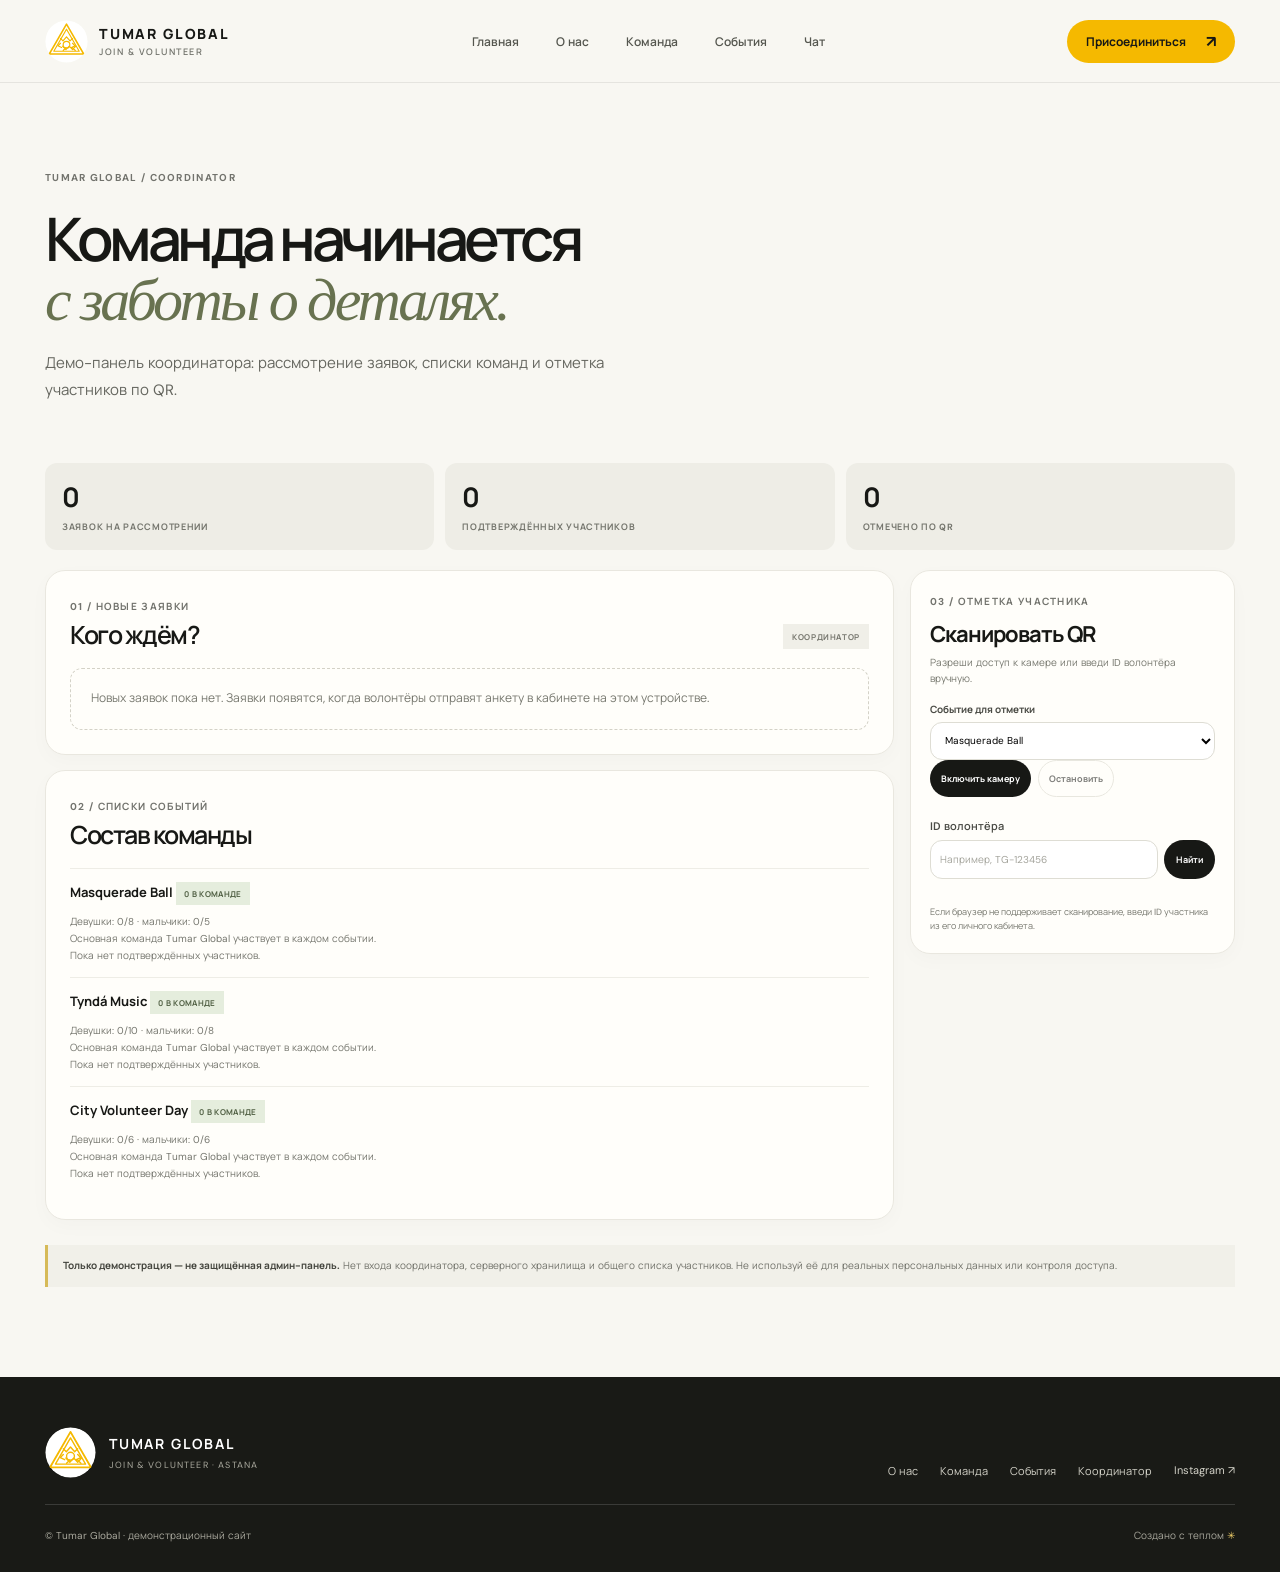
<file: admin.html>
<!doctype html>
<html lang="ru">
<head>
  <meta charset="utf-8"><meta name="viewport" content="width=device-width, initial-scale=1"><meta name="theme-color" content="#f5b900">
  <title>Панель координатора — Tumar Global</title>
  <link rel="preconnect" href="https://fonts.googleapis.com"><link rel="preconnect" href="https://fonts.gstatic.com" crossorigin>
  <link href="https://fonts.googleapis.com/css2?family=DM+Sans:wght@400;500;600;700&family=Manrope:wght@400;500;600;700;800&display=swap" rel="stylesheet"><link rel="stylesheet" href="css/style.css">
</head>
<body>
  <div data-site-header></div>
  <main class="wrap inner-page admin-page">
    <section class="page-hero admin-intro"><span class="eyebrow">TUMAR GLOBAL / COORDINATOR</span><h1>Команда начинается<br><span>с заботы о деталях.</span></h1><p>Демо-панель координатора: рассмотрение заявок, списки команд и отметка участников по QR.</p></section>
    <section class="admin-stats" id="adminStats"></section>
    <section class="admin-grid">
      <div class="admin-main">
        <section class="surface admin-panel"><div class="section-heading compact"><div><span class="eyebrow">01 / НОВЫЕ ЗАЯВКИ</span><h2>Кого ждём?</h2></div><span class="profile-state">КООРДИНАТОР</span></div><div id="applicationsList"></div></section>
        <section class="surface admin-panel"><div class="section-heading compact"><div><span class="eyebrow">02 / СПИСКИ СОБЫТИЙ</span><h2>Состав команды</h2></div></div><div id="rosterList"></div></section>
      </div>
      <aside class="surface scanner-panel"><span class="eyebrow">03 / ОТМЕТКА УЧАСТНИКА</span><h2>Сканировать QR</h2><p>Разреши доступ к камере или введи ID волонтёра вручную.</p><label class="scan-event-label" for="scanEvent">Событие для отметки</label><select id="scanEvent" class="scan-event"></select><video id="scannerVideo" playsinline></video><div class="scanner-actions"><button class="button button-dark" id="startScan" type="button">Включить камеру</button><button class="button button-outline" id="stopScan" type="button" disabled>Остановить</button></div><form class="scan-form" id="scanForm"><label for="scanInput">ID волонтёра</label><div><input id="scanInput" name="id" placeholder="Например, TG-123456" autocomplete="off" required><button class="button button-dark" type="submit">Найти</button></div></form><div id="scanResult" class="scan-result" role="status"></div><p class="scan-hint">Если браузер не поддерживает сканирование, введи ID участника из его личного кабинета.</p></aside>
    </section>
    <p class="prototype-note"><b>Только демонстрация — не защищённая админ-панель.</b> Нет входа координатора, серверного хранилища и общего списка участников. Не используй её для реальных персональных данных или контроля доступа.</p>
  </main>
  <div data-site-footer></div><script src="js/admin.js"></script><script src="js/app.js"></script>
</body>
</html>
</file>
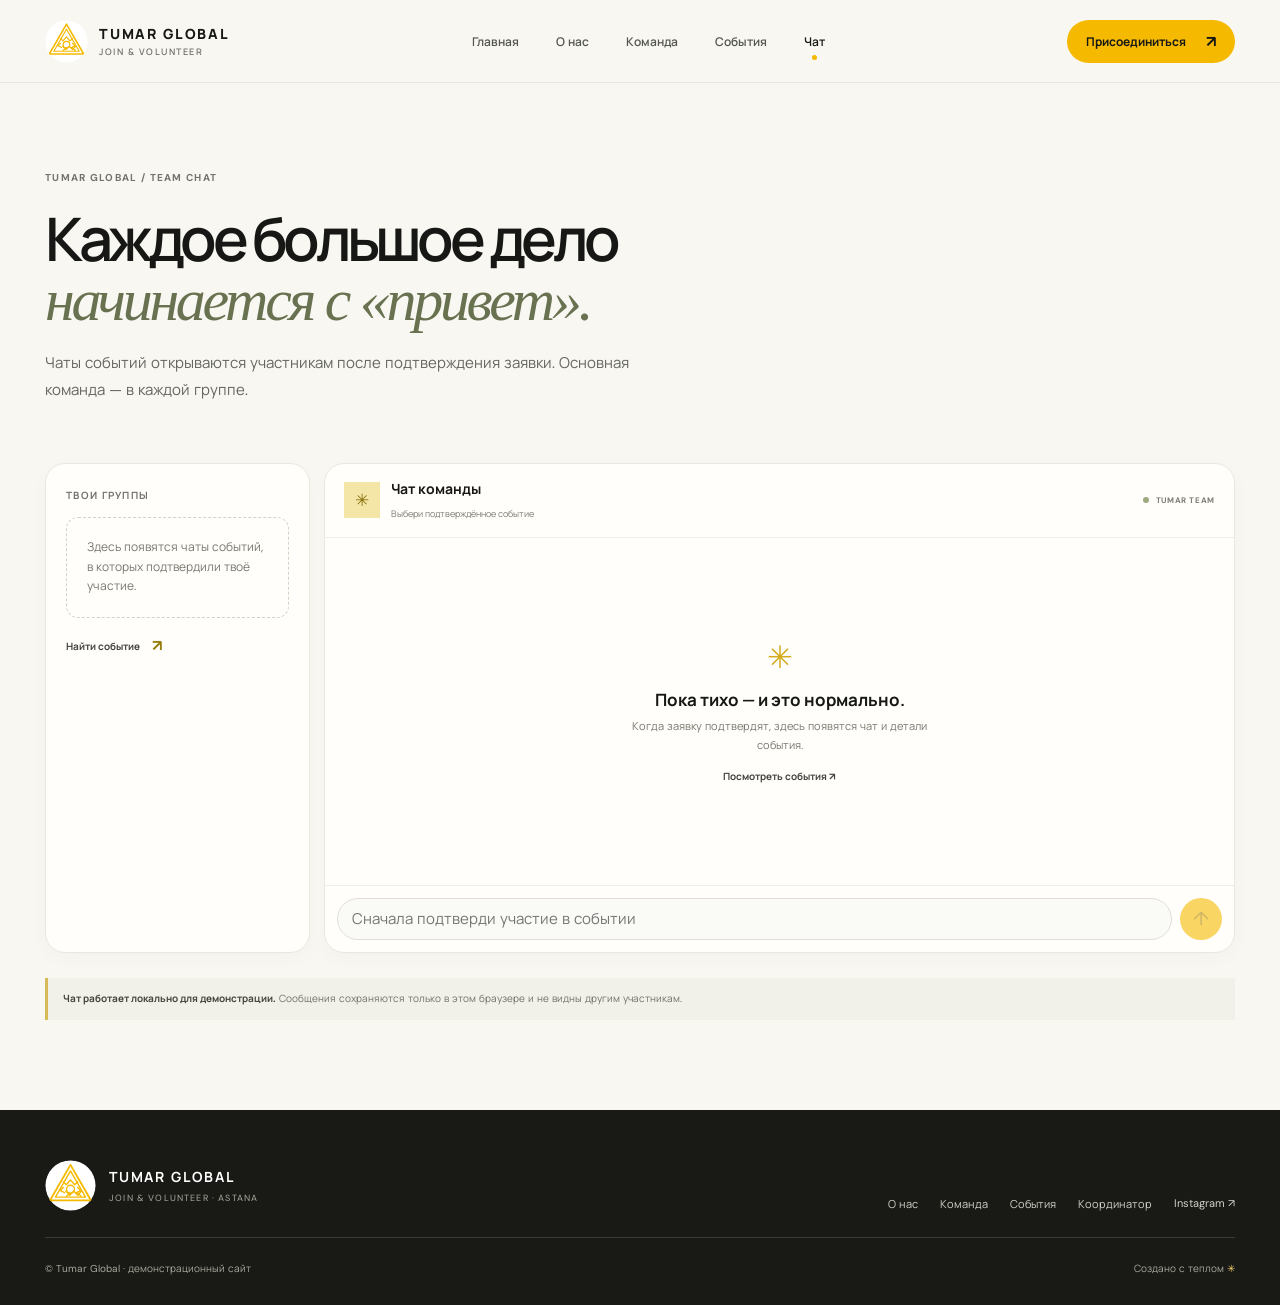
<file: chat.html>
<!doctype html>
<html lang="ru">
<head>
  <meta charset="utf-8"><meta name="viewport" content="width=device-width, initial-scale=1"><meta name="theme-color" content="#f5b900">
  <title>Чат команды — Tumar Global</title>
  <link rel="preconnect" href="https://fonts.googleapis.com"><link rel="preconnect" href="https://fonts.gstatic.com" crossorigin>
  <link href="https://fonts.googleapis.com/css2?family=DM+Sans:wght@400;500;600;700&family=Manrope:wght@400;500;600;700;800&display=swap" rel="stylesheet"><link rel="stylesheet" href="css/style.css">
</head>
<body>
  <div data-site-header></div>
  <main class="wrap inner-page chat-page">
    <section class="page-hero chat-intro"><span class="eyebrow">TUMAR GLOBAL / TEAM CHAT</span><h1>Каждое большое дело<br><span>начинается с «привет».</span></h1><p>Чаты событий открываются участникам после подтверждения заявки. Основная команда — в каждой группе.</p></section>
    <section class="chat-layout">
      <aside class="chat-rooms surface"><span class="eyebrow">ТВОИ ГРУППЫ</span><div id="chatRooms"></div><a class="text-link chat-apply-link" href="dashboard.html">Найти событие <span>↗</span></a></aside>
      <section class="chat-window surface" aria-label="Чат события"><div class="chat-head" id="chatHead"><div class="chat-avatar">✳</div><div><h2>Чат команды</h2><span>Выбери подтверждённое событие</span></div><span class="online-label"><i></i> TUMAR TEAM</span></div><div class="chat-messages" id="chatMessages"><div class="chat-empty"><span>✳</span><h3>Пока тихо — и это нормально.</h3><p>Когда заявку подтвердят, здесь появятся чат и детали события.</p><a class="text-link" href="dashboard.html">Посмотреть события ↗</a></div></div><form class="chat-compose" id="chatForm"><input name="message" maxlength="400" placeholder="Сначала подтверди участие в событии" disabled aria-label="Сообщение"><button type="submit" disabled aria-label="Отправить сообщение">↑</button></form></section>
    </section>
    <p class="prototype-note"><b>Чат работает локально для демонстрации.</b> Сообщения сохраняются только в этом браузере и не видны другим участникам.</p>
  </main>
  <div data-site-footer></div><script src="js/app.js"></script>
</body>
</html>
</file>
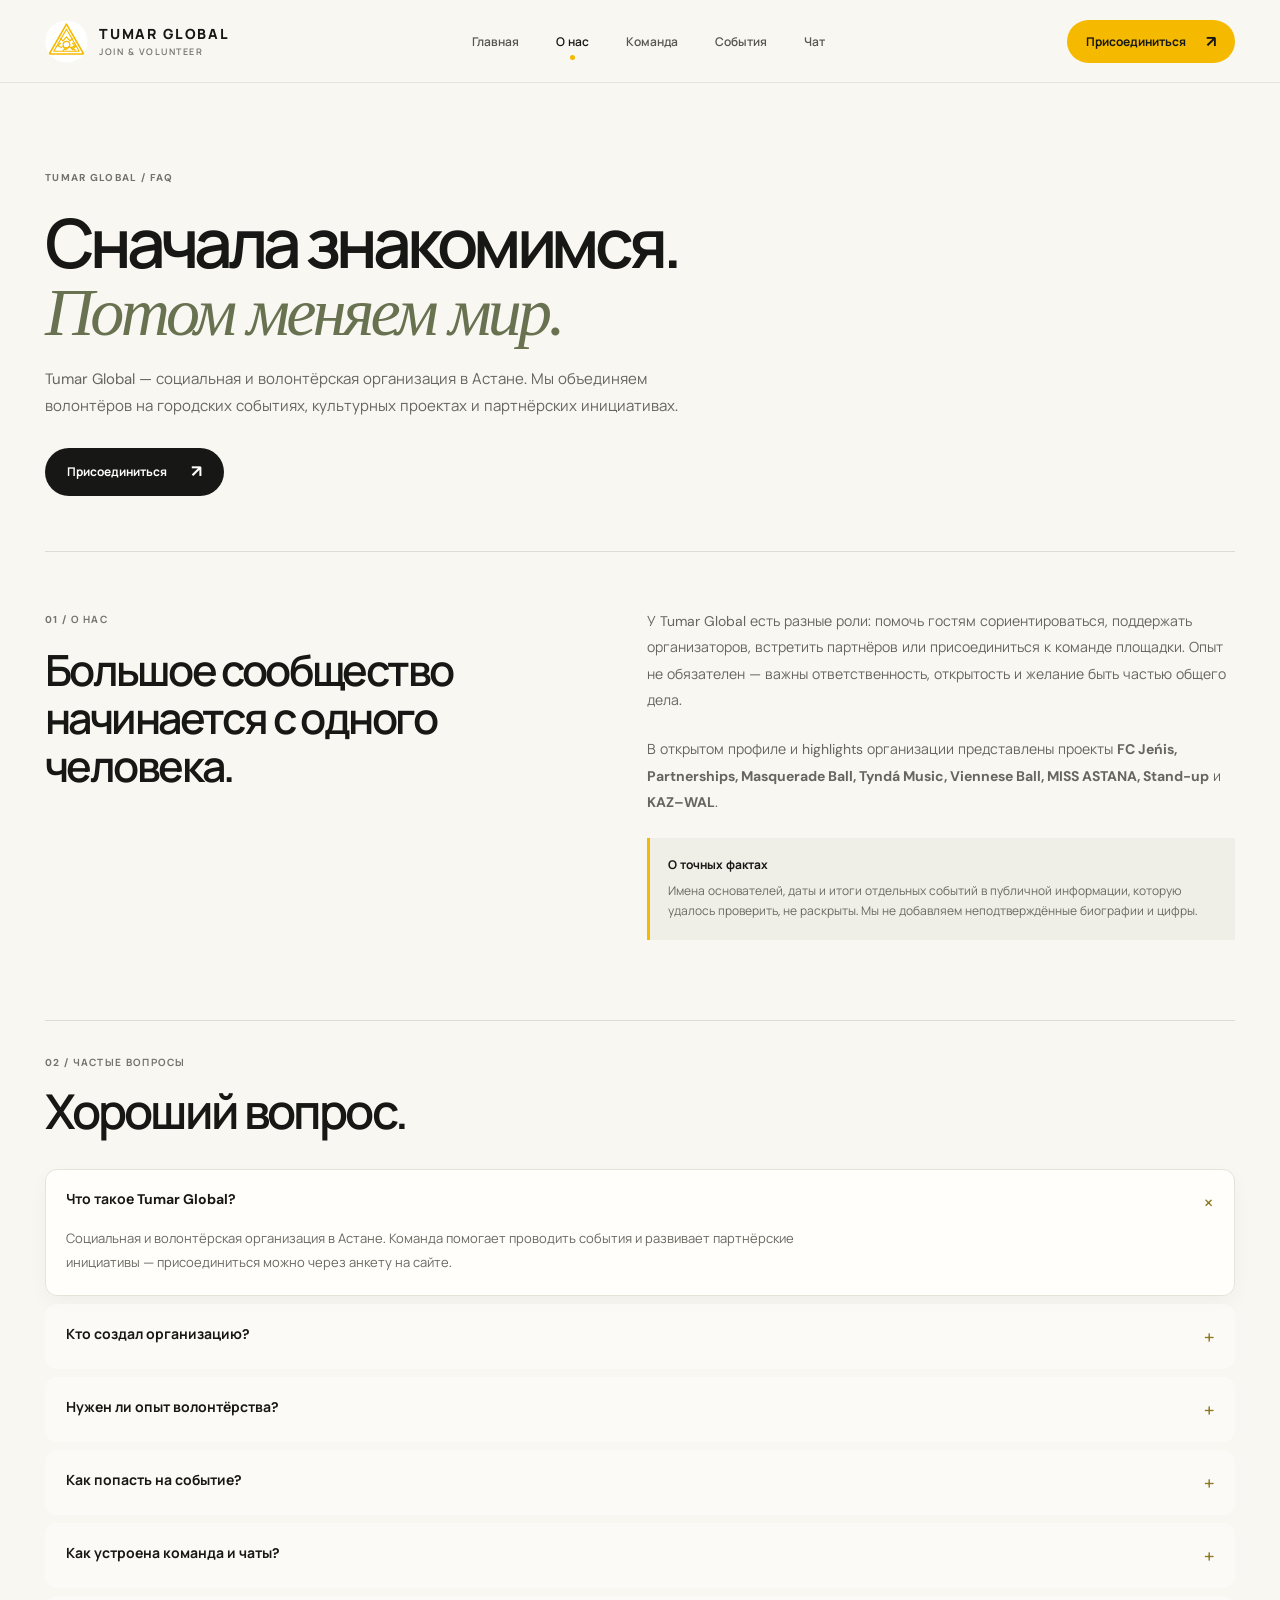
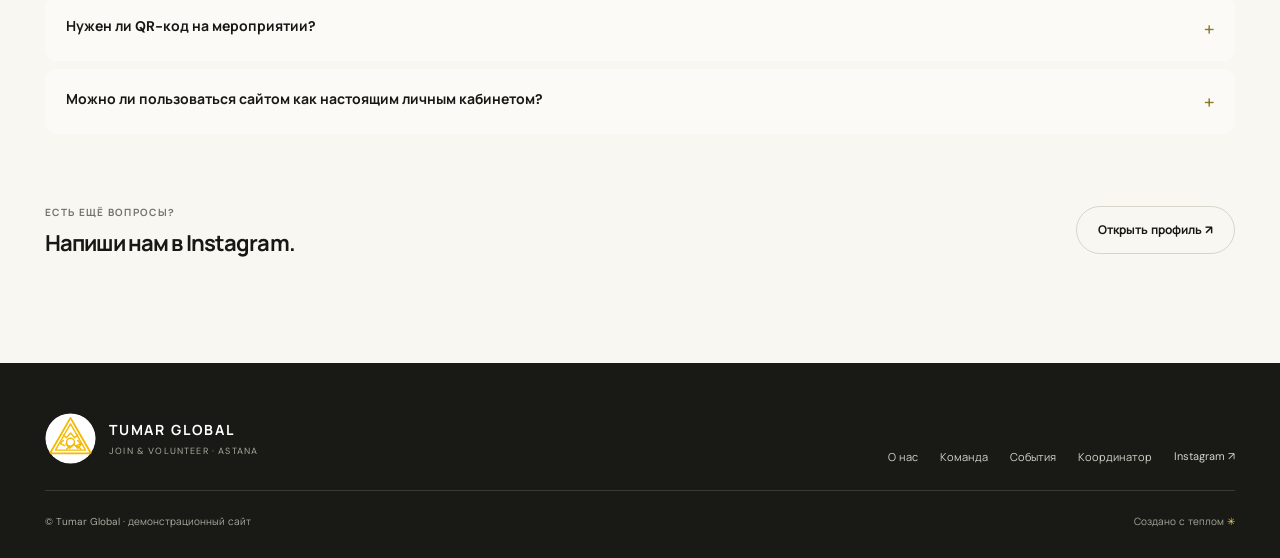
<file: FAQ.html>
<!doctype html>
<html lang="ru">
<head>
  <meta charset="utf-8"><meta name="viewport" content="width=device-width, initial-scale=1"><meta name="theme-color" content="#f5b900">
  <title>О Tumar Global — вопросы и ответы</title>
  <link rel="preconnect" href="https://fonts.googleapis.com"><link rel="preconnect" href="https://fonts.gstatic.com" crossorigin>
  <link href="https://fonts.googleapis.com/css2?family=DM+Sans:wght@400;500;600;700&family=Manrope:wght@400;500;600;700;800&display=swap" rel="stylesheet"><link rel="stylesheet" href="css/style.css">
</head>
<body>
  <div data-site-header></div>
  <main class="wrap inner-page">
    <section class="page-hero"><span class="eyebrow">TUMAR GLOBAL / FAQ</span><h1>Сначала знакомимся.<br><span>Потом меняем мир.</span></h1><p>Tumar Global — социальная и волонтёрская организация в Астане. Мы объединяем волонтёров на городских событиях, культурных проектах и партнёрских инициативах.</p><a class="button button-dark" href="dashboard.html">Присоединиться <span>↗</span></a></section>
    <section class="about-grid"><div class="about-lead"><span class="eyebrow">01 / О НАС</span><h2>Большое сообщество начинается с одного человека.</h2></div><div class="about-body"><p>У Tumar Global есть разные роли: помочь гостям сориентироваться, поддержать организаторов, встретить партнёров или присоединиться к команде площадки. Опыт не обязателен — важны ответственность, открытость и желание быть частью общего дела.</p><p>В открытом профиле и highlights организации представлены проекты <b>FC Jeńis, Partnerships, Masquerade Ball, Tyndá Music, Viennese Ball, MISS ASTANA, Stand-up</b> и <b>KAZ–WAL</b>.</p><div class="notice"><b>О точных фактах</b><span>Имена основателей, даты и итоги отдельных событий в публичной информации, которую удалось проверить, не раскрыты. Мы не добавляем неподтверждённые биографии и цифры.</span></div></div></section>
    <section class="faq-section"><div class="section-heading"><div><span class="eyebrow">02 / ЧАСТЫЕ ВОПРОСЫ</span><h2>Хороший вопрос.</h2></div></div>
      <details class="faq-item" open><summary>Что такое Tumar Global?<span>+</span></summary><p>Социальная и волонтёрская организация в Астане. Команда помогает проводить события и развивает партнёрские инициативы — присоединиться можно через анкету на сайте.</p></details>
      <details class="faq-item"><summary>Кто создал организацию?<span>+</span></summary><p>Надёжных публичных данных об основателях в доступном профиле нет. Мы не хотим приписывать конкретным людям неподтверждённые заслуги — лучше уточнить имена напрямую у команды Tumar Global.</p></details>
      <details class="faq-item"><summary>Нужен ли опыт волонтёрства?<span>+</span></summary><p>Нет. Укажи в анкете, был ли у тебя опыт, а команда предложит подходящие роли и события.</p></details>
      <details class="faq-item"><summary>Как попасть на событие?<span>+</span></summary><p>Создай профиль, выбери событие и отправь заявку. После подтверждения событие появится в разделе «Мои события», а тебе откроется чат команды.</p></details>
      <details class="faq-item"><summary>Как устроена команда и чаты?<span>+</span></summary><p>После подтверждения заявки участник добавляется в чат выбранного события. Основная команда организации остаётся в чатах всех событий.</p></details>
      <details class="faq-item"><summary>Нужен ли QR-код на мероприятии?<span>+</span></summary><p>Личный QR-код находится в профиле. Администратор может отсканировать его для отметки участника. Для демонстрационного прототипа также доступен ручной ввод ID.</p></details>
      <details class="faq-item"><summary>Можно ли пользоваться сайтом как настоящим личным кабинетом?<span>+</span></summary><p>Сейчас это демонстрационный прототип: профиль и заявки сохраняются в браузере на этом устройстве. Серверной регистрации, реальных администраторских аккаунтов и отправки данных команде пока нет.</p></details>
      <div class="faq-bottom"><div><span class="eyebrow">ЕСТЬ ЕЩЁ ВОПРОСЫ?</span><h3>Напиши нам в Instagram.</h3></div><a class="button button-outline" href="https://www.instagram.com/tumar.global/" target="_blank" rel="noreferrer">Открыть профиль ↗</a></div>
    </section>
  </main>
  <div data-site-footer></div><script src="js/app.js"></script>
</body>
</html>
</file>
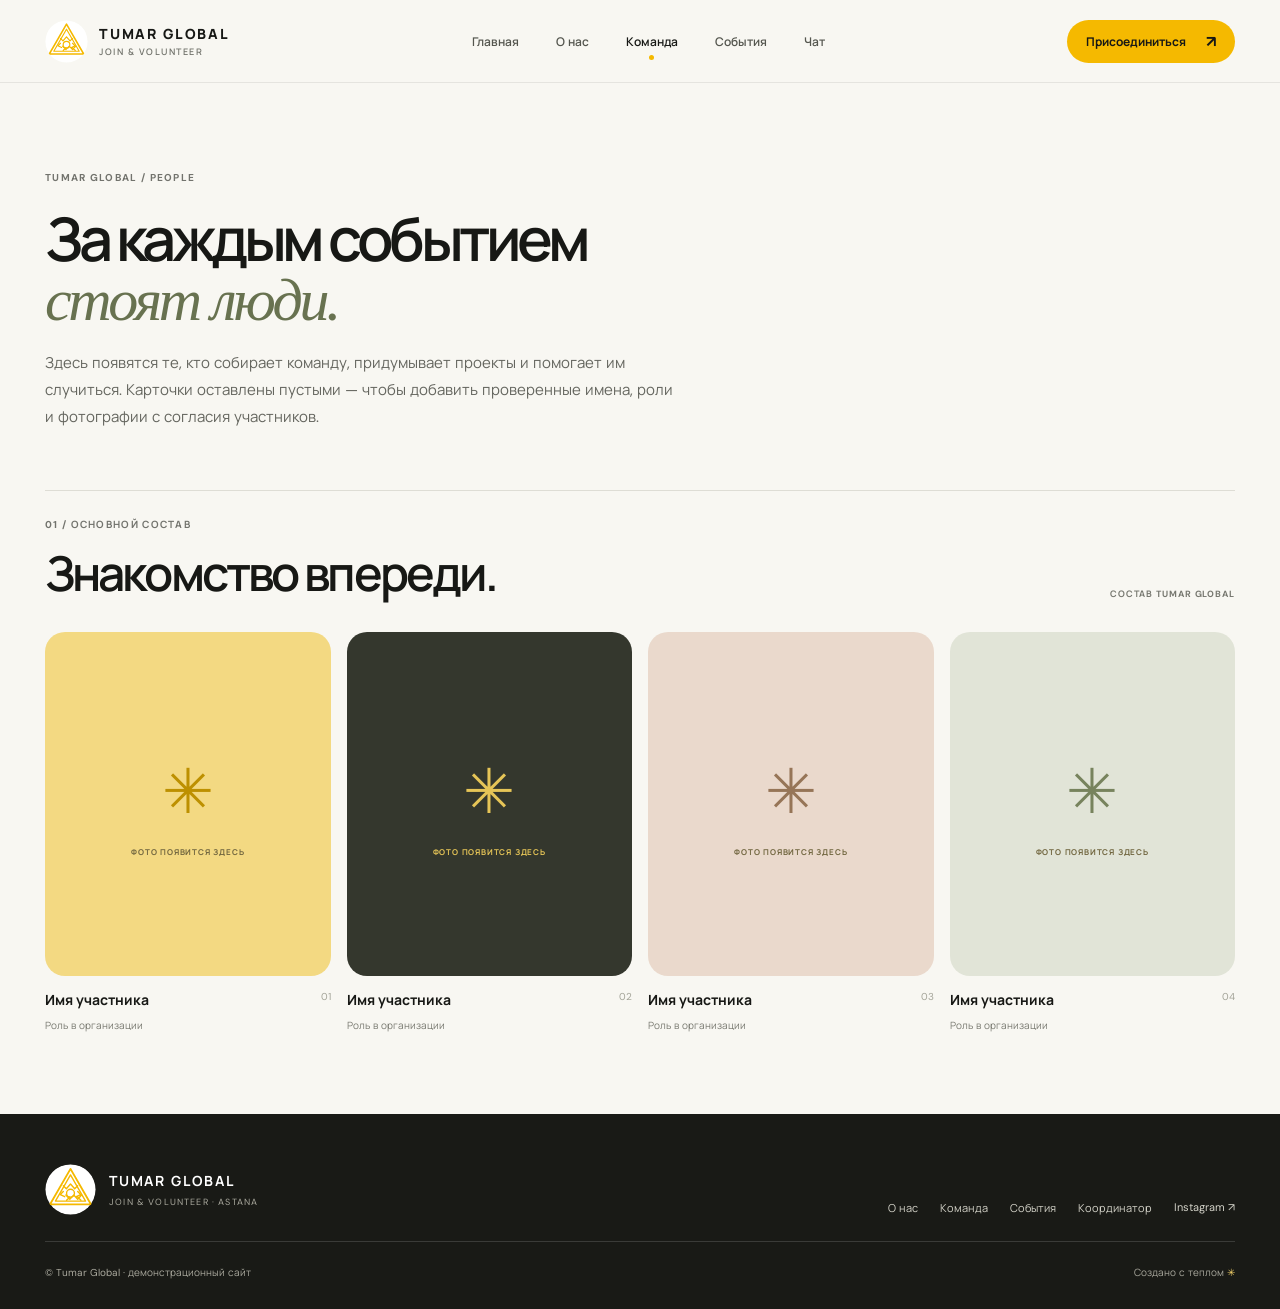
<file: team.html>
<!doctype html>
<html lang="ru">
<head>
  <meta charset="utf-8"><meta name="viewport" content="width=device-width, initial-scale=1"><meta name="theme-color" content="#f5b900">
  <title>Команда — Tumar Global</title>
  <link rel="preconnect" href="https://fonts.googleapis.com"><link rel="preconnect" href="https://fonts.gstatic.com" crossorigin>
  <link href="https://fonts.googleapis.com/css2?family=DM+Sans:wght@400;500;600;700&amp;family=Manrope:wght@400;500;600;700;800&amp;display=swap" rel="stylesheet"><link rel="stylesheet" href="css/style.css">
</head>
<body>
  <div data-site-header></div>
  <main class="wrap inner-page">
    <section class="page-hero team-hero"><span class="eyebrow">TUMAR GLOBAL / PEOPLE</span><h1>За каждым событием<br><span>стоят люди.</span></h1><p>Здесь появятся те, кто собирает команду, придумывает проекты и помогает им случиться. Карточки оставлены пустыми — чтобы добавить проверенные имена, роли и фотографии с согласия участников.</p></section>
    <section class="team-section"><div class="section-heading"><div><span class="eyebrow">01 / ОСНОВНОЙ СОСТАВ</span><h2>Знакомство впереди.</h2></div><span class="team-counter">СОСТАВ TUMAR GLOBAL</span></div>
      <div class="team-grid">
        <article class="team-card"><div class="team-portrait"><span>✳</span><small>ФОТО ПОЯВИТСЯ ЗДЕСЬ</small></div><div class="team-meta"><div><h3>Имя участника</h3><span>Роль в организации</span></div><i>01</i></div></article>
        <article class="team-card"><div class="team-portrait portrait-dark"><span>✳</span><small>ФОТО ПОЯВИТСЯ ЗДЕСЬ</small></div><div class="team-meta"><div><h3>Имя участника</h3><span>Роль в организации</span></div><i>02</i></div></article>
        <article class="team-card"><div class="team-portrait portrait-peach"><span>✳</span><small>ФОТО ПОЯВИТСЯ ЗДЕСЬ</small></div><div class="team-meta"><div><h3>Имя участника</h3><span>Роль в организации</span></div><i>03</i></div></article>
        <article class="team-card"><div class="team-portrait portrait-cream"><span>✳</span><small>ФОТО ПОЯВИТСЯ ЗДЕСЬ</small></div><div class="team-meta"><div><h3>Имя участника</h3><span>Роль в организации</span></div><i>04</i></div></article>
      </div>
    </section>
  </main>
  <div data-site-footer></div><script src="js/app.js"></script>
</body>
</html>
</file>
<file: css/style.css>
:root {
  --ink: #171815;
  --muted: #73746d;
  --line: #deddd5;
  --paper: #f8f7f2;
  --white: #fffefa;
  --yellow: #f5b900;
  --yellow-soft: #ffedaa;
  --olive: #687250;
  --radius-sm: 12px;
  --radius-md: 20px;
  --radius-lg: 30px;
  --radius-pill: 999px;
  --shadow-soft: 0 16px 40px rgba(34, 35, 29, .08);
  --serif: Georgia, "Times New Roman", serif;
  --sans: "DM Sans", "Manrope", sans-serif;
  --display: "Manrope", "DM Sans", sans-serif;
}

* { box-sizing: border-box; }
html { scroll-behavior: smooth; scroll-padding-top: 90px; }
body { margin: 0; background: var(--paper); color: var(--ink); font-family: var(--sans); font-size: 15px; -webkit-font-smoothing: antialiased; animation: page-enter .55s ease both; }
body, button, input, select { font-family: var(--sans); }
a { color: inherit; text-decoration: none; }
img { display: block; max-width: 100%; }
button, input, select { font-size: inherit; }
button, a { -webkit-tap-highlight-color: transparent; }
button:focus-visible, a:focus-visible, input:focus-visible, select:focus-visible, summary:focus-visible { outline: 3px solid #bd8f00; outline-offset: 3px; }
.wrap { width: min(1190px, calc(100% - 64px)); margin-inline: auto; }

.site-header { position: sticky; z-index: 20; top: 0; border-bottom: 1px solid rgba(23, 24, 21, .08); background: rgba(248, 247, 242, .88); backdrop-filter: blur(16px); -webkit-backdrop-filter: blur(16px); }
.nav-bar { min-height: 82px; display: flex; align-items: center; justify-content: space-between; gap: 30px; }
.brand { display: inline-flex; align-items: center; gap: 11px; flex: 0 0 auto; }
.brand img { width: 43px; height: 43px; border-radius: 50%; transition: transform .35s ease; }
.brand:hover img { transform: rotate(12deg) scale(1.04); }
.brand-name { display: grid; gap: 2px; font-family: var(--display); font-size: 14px; font-weight: 800; letter-spacing: .13em; }
.brand-name small { color: var(--muted); font-size: 9px; font-weight: 600; letter-spacing: .17em; }
.nav-links { display: flex; align-items: center; gap: clamp(17px, 3vw, 37px); }
.nav-links a { color: #55564f; font-size: 12px; font-weight: 600; transition: color .2s ease; }
.nav-links a:hover, .nav-links a[aria-current="page"] { color: var(--ink); }
.nav-links a[aria-current="page"]:after { display: block; width: 5px; height: 5px; margin: 5px auto -10px; border-radius: 50%; background: var(--yellow); content: ""; }
.nav-join { display: inline-flex; align-items: center; gap: 20px; min-height: 43px; padding: 0 19px; border-radius: var(--radius-pill); background: var(--yellow); font-size: 12px; font-weight: 700; transition: background .25s ease, box-shadow .25s ease, transform .25s ease; }
.nav-join:hover { background: #ffcb18; transform: translateY(-1px); }
.nav-join span { font-size: 16px; }
.menu-toggle { display: none; padding: 10px; border: 0; border-radius: var(--radius-pill); background: transparent; font-size: 21px; cursor: pointer; transition: background .2s ease, transform .2s ease; }
.menu-toggle:hover { background: #eeede6; transform: scale(1.04); }

.hero { min-height: 570px; display: grid; grid-template-columns: 1fr 1fr; align-items: center; gap: 30px; padding-top: 40px; padding-bottom: 60px; }
.hero-copy { position: relative; z-index: 1; padding: 26px 0; animation: rise-in .7s .08s both; }
.eyebrow { display: inline-flex; align-items: center; gap: 8px; color: #72736d; font-size: 10px; font-weight: 700; letter-spacing: .13em; line-height: 1.5; }
.status-dot, .online-label i { width: 7px; height: 7px; display: inline-block; border-radius: 50%; background: #9da87c; }
h1, h2, h3, p { margin-top: 0; }
.hero h1, .page-hero h1 { margin: 23px 0 19px; font-family: var(--display); font-size: clamp(48px, 6.4vw, 78px); font-weight: 600; letter-spacing: -.075em; line-height: .99; }
.hero h1 span, .page-hero h1 span, .join-copy h2 span { color: var(--olive); font-family: var(--serif); font-weight: 400; font-style: italic; letter-spacing: -.055em; }
.hero-intro { max-width: 435px; margin-bottom: 28px; color: #5f605a; font-size: 16px; line-height: 1.75; }
.actions { display: flex; flex-wrap: wrap; align-items: center; gap: 25px; }
.button { min-height: 48px; display: inline-flex; align-items: center; justify-content: center; gap: 24px; padding: 0 21px; border: 1px solid transparent; border-radius: var(--radius-pill); cursor: pointer; font-size: 12px; font-weight: 700; transition: background .25s ease, color .25s ease, border-color .25s ease, box-shadow .25s ease, transform .25s ease; }
.button span { font-size: 17px; line-height: 1; }
.button-dark { background: var(--ink); color: white; }
.button-dark:hover { background: #383a32; box-shadow: 0 9px 22px rgba(23, 24, 21, .15); transform: translateY(-2px); }
.button-outline { border-color: #d7d5ca; background: transparent; color: var(--ink); }
.button-outline:hover { border-color: var(--ink); background: var(--white); box-shadow: 0 7px 18px rgba(23, 24, 21, .06); transform: translateY(-1px); }
.button:disabled { cursor: not-allowed; opacity: .58; transform: none; box-shadow: none; }
.text-link { display: inline-flex; align-items: center; gap: 12px; color: #45463f; font-size: 12px; font-weight: 700; }
.text-link span { color: #95800f; font-size: 16px; transition: transform .2s; }
.text-link:hover span { transform: translate(2px, -2px); }
.hero-proof { display: flex; align-items: center; gap: 14px; margin-top: 44px; color: #7a7b72; font-size: 11px; line-height: 1.7; }
.hero-proof b { color: var(--ink); font-weight: 600; }
.hero-proof i { height: 32px; width: 1px; margin-inline: 8px; background: var(--line); }
.proof-mark { color: #bd8f00; font-size: 31px; }
.hero-art { min-height: 450px; position: relative; animation: rise-in .8s .18s both; }
.hero-photo { position: absolute; background-position: center; background-size: cover; }
.photo-one { inset: 3% 12% 9% 12%; border-radius: 48% 48% 26px 26px; background-image: linear-gradient(180deg, transparent 60%, rgba(35, 38, 27, .14)), url("https://images.unsplash.com/photo-1511632765486-a01980e01a18?auto=format&fit=crop&w=1100&q=85"); }
.photo-two { width: 42%; height: 41%; right: 0; bottom: 1%; border: 7px solid var(--paper); border-radius: 22px; background-image: url("https://images.unsplash.com/photo-1527529482837-4698179dc6ce?auto=format&fit=crop&w=700&q=85"); background-position: center; box-shadow: var(--shadow-soft); }
.sun-mark { position: absolute; top: -4px; right: 10%; color: var(--yellow); font-size: 70px; line-height: 1; }
.roundel { position: absolute; top: 17%; left: 1%; width: 128px; height: 128px; display: grid; place-items: center; border: 1px solid rgba(23, 24, 21, .08); border-radius: 50%; background: var(--white); box-shadow: 0 10px 36px #27271915; animation: slow-float 5s ease-in-out infinite; }
.roundel img { width: 80px; position: absolute; inset: 16px auto auto 24px; }
.roundel span { position: absolute; bottom: 10px; color: #5b5c53; font-size: 7px; font-weight: 700; letter-spacing: .12em; text-align: center; }
.hero-note { position: absolute; left: 5%; bottom: 9%; display: flex; align-items: center; gap: 24px; padding: 13px 16px; border-radius: 14px; background: var(--yellow); box-shadow: 0 12px 30px rgba(49, 42, 18, .13); font-size: 9px; font-weight: 800; letter-spacing: .08em; line-height: 1.5; transform: rotate(-4deg); transition: transform .3s ease; }
.hero-note:hover { transform: rotate(0) translateY(-3px); }
.hero-note b { font-size: 18px; }
.ticker { overflow: hidden; background: var(--yellow); }
.ticker-track { min-width: max-content; display: flex; align-items: center; justify-content: space-around; gap: 54px; padding: 15px 32px; font-size: 10px; font-weight: 800; letter-spacing: .12em; }
.ticker-track b { font-size: 15px; }

.section-pad { padding-top: 100px; padding-bottom: 100px; }
.intro-section { display: grid; grid-template-columns: minmax(0, 1fr) minmax(0, .8fr); gap: 40px 9%; align-items: center; }
.intro-section h2, .section-heading h2, .about-lead h2 { max-width: 620px; margin: 18px 0 0; font-family: var(--display); font-size: clamp(31px, 4vw, 48px); font-weight: 600; letter-spacing: -.06em; line-height: 1.12; }
.intro-section h2 span { color: var(--olive); font-family: var(--serif); font-style: italic; font-weight: 400; }
.intro-text p, .about-body p { margin-bottom: 18px; color: #65665f; font-size: 14px; line-height: 1.9; }
.stat-card { min-height: 158px; position: relative; display: flex; flex-direction: column; justify-content: space-between; padding: 19px 22px; border-radius: var(--radius-md); background: #edede5; transition: transform .3s ease, box-shadow .3s ease; }
.stat-card:hover { box-shadow: var(--shadow-soft); transform: translateY(-4px); }
.stat-card strong { font-family: var(--display); font-size: 45px; font-weight: 600; letter-spacing: -.08em; }
.stat-card > span { color: #55564f; font-size: 12px; line-height: 1.5; }
.stat-card small { position: absolute; right: 20px; bottom: 20px; color: #787970; font-size: 8px; font-weight: 700; letter-spacing: .11em; }
.stat-yellow { background: #ffedaa; }

.projects-section { background: #eeede6; }
.section-heading { display: flex; align-items: end; justify-content: space-between; gap: 22px; margin-bottom: 32px; }
.section-heading h2 { margin-top: 13px; }
.section-heading > .text-link { margin-bottom: 8px; }
.project-grid { display: grid; grid-template-columns: repeat(4, 1fr); grid-auto-rows: 220px; gap: 14px; }
.project-card { min-width: 0; position: relative; overflow: hidden; border-radius: var(--radius-md); background: #b6b5a8; color: white; box-shadow: 0 5px 16px rgba(34, 35, 29, .04); transition: box-shadow .3s ease, transform .3s ease; }
.project-card:hover { box-shadow: 0 18px 34px rgba(34, 35, 29, .16); transform: translateY(-3px); }
.project-card:after { position: absolute; inset: 0; background: linear-gradient(180deg, #0000000a 15%, #00000015 42%, #11150fc2 100%); content: ""; transition: background .2s; }
.project-card:hover:after { background: linear-gradient(180deg, #00000010 15%, #0000001c 42%, #11150fee 100%); }
.project-card img { width: 100%; height: 100%; object-fit: cover; transition: transform .65s cubic-bezier(.2,.7,.2,1), filter .4s ease; }
.project-card:hover img { transform: scale(1.04); }
.project-large { grid-column: span 2; grid-row: span 2; }
.project-tall { grid-row: span 2; }
.project-type, .project-name { position: absolute; z-index: 1; left: 19px; }
.project-type { top: 17px; font-size: 8px; font-weight: 700; letter-spacing: .13em; }
.project-name { right: 15px; bottom: 17px; display: flex; align-items: center; justify-content: space-between; gap: 10px; font-family: var(--display); font-size: clamp(15px, 1.8vw, 22px); font-weight: 700; letter-spacing: -.04em; }
.project-name i { font-family: var(--sans); font-size: 15px; font-style: normal; }
.image-note { margin: 16px 0 0; color: #76766f; font-size: 10px; line-height: 1.5; }

.join-section { display: grid; grid-template-columns: minmax(0, 1fr) minmax(0, .85fr); align-items: center; gap: 9%; }
.join-image { min-height: 420px; position: relative; }
.join-image img { width: 88%; height: 420px; border-radius: var(--radius-lg); object-fit: cover; box-shadow: var(--shadow-soft); }
.image-tag { position: absolute; right: 0; bottom: 22px; padding: 15px 20px; border-radius: var(--radius-sm); background: var(--yellow); box-shadow: 0 12px 26px rgba(48, 41, 18, .12); font-size: 10px; font-weight: 800; letter-spacing: .1em; line-height: 1.5; }
.join-copy h2 { margin: 17px 0; font-family: var(--display); font-size: clamp(40px, 5vw, 60px); font-weight: 600; letter-spacing: -.065em; line-height: 1.03; }
.join-copy p { max-width: 450px; margin-bottom: 23px; color: #676860; font-size: 14px; line-height: 1.8; }
.join-copy .fine-print { margin-top: 15px; font-size: 11px; }
.fine-print a { color: var(--ink); font-weight: 700; text-decoration: underline; text-underline-offset: 3px; }

.site-footer { background: #191a16; color: white; }
.footer-inner { display: grid; grid-template-columns: 1fr auto; align-items: end; gap: 26px; padding: 50px 0 30px; }
.footer-brand { display: flex; align-items: center; gap: 13px; }
.footer-brand img { width: 51px; height: 51px; border-radius: 50%; }
.footer-brand strong { font-family: var(--display); font-size: 14px; letter-spacing: .13em; }
.footer-brand small { display: block; margin-top: 5px; color: #aaa99e; font-size: 9px; letter-spacing: .13em; }
.footer-links { display: flex; gap: 22px; }
.footer-links a { color: #d3d2c8; font-size: 11px; }
.footer-bottom { grid-column: 1 / -1; display: flex; justify-content: space-between; gap: 16px; padding-top: 23px; border-top: 1px solid #ffffff25; color: #aaa99e; font-size: 10px; }
.footer-bottom a { color: #f6d46b; }

.inner-page { padding-top: 50px; padding-bottom: 80px; }
.page-hero { padding: 33px 0 55px; }
.page-hero h1 { max-width: 850px; font-size: clamp(43px, 6vw, 68px); }
.page-hero > p { max-width: 640px; margin: 0 0 24px; color: #65665f; font-size: 15px; line-height: 1.8; }
.page-hero .button { margin-top: 4px; }
.about-grid { display: grid; grid-template-columns: .8fr 1fr; gap: 11%; padding: 56px 0 80px; border-top: 1px solid var(--line); }
.about-lead h2 { font-size: clamp(30px, 4vw, 43px); }
.about-body p { margin-bottom: 22px; }
.notice { display: grid; gap: 8px; padding: 18px; border-left: 3px solid var(--yellow); background: #efeee7; }
.notice b { font-size: 12px; }
.notice span { color: #696a61; font-size: 12px; line-height: 1.7; }
.faq-section { padding-top: 30px; border-top: 1px solid var(--line); }
.faq-item { margin-bottom: 8px; padding: 19px 20px; border: 1px solid transparent; border-radius: var(--radius-sm); background: rgba(255, 254, 250, .55); transition: border-color .25s ease, background .25s ease, box-shadow .25s ease; }
.faq-item:hover, .faq-item[open] { border-color: #e6e3d8; background: var(--white); box-shadow: 0 7px 20px rgba(34, 35, 29, .035); }
.faq-item summary { display: flex; justify-content: space-between; gap: 20px; cursor: pointer; list-style: none; font-size: 14px; font-weight: 700; }
.faq-item summary::-webkit-details-marker { display: none; }
.faq-item summary span { color: #8d7922; font-size: 19px; font-weight: 400; }
.faq-item[open] summary span { transform: rotate(45deg); }
.faq-item p { max-width: 760px; margin: 13px 0 2px; color: #686961; font-size: 13px; line-height: 1.8; }
.faq-bottom { display: flex; align-items: center; justify-content: space-between; gap: 18px; margin-top: 42px; padding: 25px 0; }
.faq-bottom h3 { margin: 7px 0 0; font-family: var(--display); font-size: 22px; letter-spacing: -.04em; }

.team-section { padding-top: 22px; border-top: 1px solid var(--line); }
.team-counter, .event-filter-label { color: #76776f; font-size: 9px; font-weight: 700; letter-spacing: .1em; }
.team-grid { display: grid; grid-template-columns: repeat(4, 1fr); gap: 16px; }
.team-portrait { aspect-ratio: .83; display: grid; align-content: center; justify-items: center; gap: 14px; overflow: hidden; border-radius: var(--radius-md); background: #f3d982; transition: transform .35s ease, box-shadow .35s ease; }
.team-card:hover .team-portrait { box-shadow: var(--shadow-soft); transform: translateY(-4px); }
.team-portrait span { color: #bd9000; font-size: 62px; }
.team-portrait small { color: #71663f; font-size: 8px; font-weight: 700; letter-spacing: .1em; }
.portrait-dark { background: #34372d; }.portrait-dark span,.portrait-dark small { color: #e6c557; }
.portrait-peach { background: #ead9cc; }.portrait-peach span { color: #967557; }
.portrait-cream { background: #e1e4d7; }.portrait-cream span { color: #77835d; }
.team-meta { display: flex; justify-content: space-between; gap: 8px; padding-top: 14px; }
.team-meta h3 { margin: 0 0 5px; font-family: var(--display); font-size: 14px; }
.team-meta span { color: #787970; font-size: 10px; }
.team-meta i { color: #a3a398; font-size: 10px; font-style: normal; }

.dashboard-intro, .admin-intro, .chat-intro, .team-hero { padding-bottom: 35px; }
.dashboard-intro h1, .admin-intro h1, .chat-intro h1, .team-hero h1 { font-size: clamp(42px, 5.3vw, 60px); }
.dashboard-grid { display: grid; grid-template-columns: minmax(0, 1fr) 285px; align-items: start; gap: 22px; }
.dashboard-main { display: grid; gap: 18px; }
.surface { border: 1px solid #e9e7df; border-radius: var(--radius-md); background: var(--white); box-shadow: 0 6px 20px rgba(34, 35, 29, .025); }
.profile-box, .admin-panel { padding: 24px; }
.section-heading.compact { margin-bottom: 19px; }
.section-heading.compact h2 { margin-top: 6px; font-size: 25px; }
.profile-state { flex: 0 0 auto; padding: 7px 9px; background: #f0efe8; color: #76766e; font-size: 8px; font-weight: 700; letter-spacing: .08em; }
.profile-form { display: grid; gap: 14px; }
.profile-form label, .scan-form label { display: grid; gap: 7px; color: #4a4b45; font-size: 11px; font-weight: 600; }
.profile-form input:not([type="checkbox"]), .profile-form select, .scan-form input { width: 100%; min-height: 43px; padding: 0 12px; border: 1px solid #deddd4; border-radius: var(--radius-sm); background: #fff; color: var(--ink); transition: border-color .2s ease, box-shadow .2s ease; }
.profile-form input:not([type="checkbox"]):focus, .profile-form select:focus, .scan-form input:focus { border-color: #c9a52d; box-shadow: 0 0 0 3px rgba(245, 185, 0, .13); outline: none; }
.profile-form input::placeholder, .scan-form input::placeholder { color: #a3a39b; }
.form-pair { display: grid; grid-template-columns: 1fr 1fr; gap: 12px; }
.profile-form .check-line { display: flex; align-items: start; gap: 9px; color: #77786f; font-size: 10px; font-weight: 400; line-height: 1.6; }
.check-line input { accent-color: #aa8000; }
.profile-form .button { justify-self: start; }
.form-message { min-height: 1em; margin: -5px 0 0; color: #536441; font-size: 11px; }
.qr-card { padding: 21px; border-radius: var(--radius-md); background: var(--yellow); box-shadow: 0 12px 32px rgba(152, 117, 0, .12); }
.qr-card h3, .side-card h3 { margin: 9px 0; font-family: var(--display); font-size: 22px; letter-spacing: -.05em; }
.qr-card > p, .side-card p { margin: 0 0 16px; color: #5c594b; font-size: 11px; line-height: 1.7; }
.qr-code { width: 160px; height: 160px; display: grid; place-items: center; margin: 0 auto 13px; border-radius: 14px; background: white; box-shadow: 0 6px 20px rgba(63, 49, 0, .09); }
.qr-code img, .qr-code canvas { width: 145px !important; height: 145px !important; }
.qr-code span { color: #77756b; font-size: 9px; font-weight: 700; letter-spacing: .08em; }
.qr-card > small { display: block; color: #5a574b; font-size: 9px; text-align: center; }
.side-card { margin-top: 14px; padding: 20px; border: 1px solid #e5e3d9; border-radius: var(--radius-md); background: var(--white); transition: transform .25s ease, box-shadow .25s ease; }
.side-card:hover { box-shadow: var(--shadow-soft); transform: translateY(-2px); }
.side-card .eyebrow { font-size: 8px; }
.side-card h3 { font-size: 19px; }
.side-card .text-link { font-size: 11px; }
.events-section { padding: 18px 0 8px; }
.event-list { display: grid; gap: 12px; }
.event-card { display: grid; grid-template-columns: 94px 1fr auto; gap: 16px; align-items: center; padding: 15px; border: 1px solid #e8e6dd; border-radius: var(--radius-sm); background: var(--white); transition: border-color .25s ease, box-shadow .25s ease, transform .25s ease; }
.event-card:hover { border-color: #d4c896; box-shadow: 0 8px 22px rgba(34, 35, 29, .055); transform: translateY(-2px); }
.event-date { align-self: stretch; display: grid; place-content: center; padding: 10px; border-radius: 10px; background: #f4edcf; text-align: center; }
.event-date strong { font-family: var(--display); font-size: 24px; line-height: 1; }
.event-date span { margin-top: 6px; color: #68685d; font-size: 9px; font-weight: 700; text-transform: uppercase; }
.event-details .eyebrow { font-size: 8px; }
.event-details h3 { margin: 5px 0; font-family: var(--display); font-size: 17px; letter-spacing: -.04em; }
.event-details p { margin: 0; color: #74756c; font-size: 10px; line-height: 1.55; }
.event-slots { display: flex; gap: 8px; margin-top: 8px; color: #64655d; font-size: 9px; }
.event-slots b { color: var(--ink); font-weight: 700; }
.event-action { display: grid; justify-items: end; gap: 7px; }
.event-action .button { min-height: 38px; gap: 10px; padding-inline: 13px; font-size: 10px; }
.event-action small { max-width: 140px; color: #797970; font-size: 8px; text-align: right; line-height: 1.4; }
.status-badge { display: inline-flex; padding: 6px 8px; background: #f0efe8; color: #76766e; font-size: 8px; font-weight: 700; letter-spacing: .04em; text-transform: uppercase; }
.status-approved { background: #e5eddd; color: #516044; }.status-pending { background: #fff1bd; color: #7f6714; }.status-rejected { background: #f4e3df; color: #8a5043; }
.my-events { display: grid; gap: 11px; }
.empty-state { padding: 20px; border: 1px dashed #d4d2c7; border-radius: var(--radius-sm); color: #77786f; font-size: 12px; line-height: 1.65; }
.event-expanded { display: flex; flex-wrap: wrap; gap: 7px 16px; margin-top: 12px !important; padding-top: 11px; border-top: 1px solid #e9e7df; }
.event-expanded b { color: #41423c; }
.prototype-note { margin-top: 25px; padding: 13px 15px; border-left: 3px solid #d6ba58; background: #f1f0e9; color: #707169; font-size: 10px; line-height: 1.65; }
.prototype-note b { color: #44453e; }

.chat-layout { display: grid; grid-template-columns: 265px minmax(0, 1fr); gap: 14px; min-height: 490px; }
.chat-rooms { padding: 20px; }
.chat-rooms > .eyebrow { margin-bottom: 14px; }
.room-button { width: 100%; display: grid; grid-template-columns: 37px 1fr; align-items: center; gap: 11px; padding: 12px 0; border: 0; border-top: 1px solid #efeee8; background: transparent; text-align: left; cursor: pointer; }
.room-button.active { color: #83700e; }
.room-icon, .chat-avatar { width: 36px; height: 36px; display: grid; place-items: center; background: #f4e6a7; color: #89700a; font-size: 17px; }
.room-button b { display: block; margin-bottom: 4px; color: var(--ink); font-size: 11px; }
.room-button small { color: #7b7c73; font-size: 9px; }
.chat-apply-link { margin-top: 17px; font-size: 10px; }
.chat-window { min-width: 0; display: grid; grid-template-rows: auto 1fr auto; overflow: hidden; }
.chat-head { display: flex; align-items: center; gap: 11px; padding: 15px 19px; border-bottom: 1px solid #eeede6; }
.chat-head h2 { margin: 0 0 4px; font-family: var(--display); font-size: 14px; }
.chat-head span { color: #7b7c73; font-size: 9px; }
.online-label { margin-left: auto; font-size: 8px !important; font-weight: 700; letter-spacing: .08em; }
.online-label i { width: 6px; height: 6px; margin-right: 4px; }
.chat-messages { min-height: 330px; max-height: 490px; overflow-y: auto; display: flex; flex-direction: column; gap: 12px; padding: 20px; }
.chat-empty { align-self: center; max-width: 300px; margin: auto; text-align: center; }
.chat-empty > span { color: #d4ac20; font-size: 31px; }
.chat-empty h3 { margin: 10px 0 6px; font-family: var(--display); font-size: 17px; }
.chat-empty p { color: #77786f; font-size: 11px; line-height: 1.7; }
.chat-empty .text-link { font-size: 10px; }
.message { max-width: 80%; padding: 10px 13px; border-radius: 15px 15px 15px 4px; background: #f1f0e9; align-self: flex-start; }
.message.mine { border-radius: 15px 15px 4px 15px; background: #fff0ba; }
.message b { display: block; margin-bottom: 4px; color: #6d6f62; font-size: 9px; }
.message p { margin: 0; font-size: 12px; line-height: 1.6; overflow-wrap: anywhere; }
.message time { display: block; margin-top: 5px; color: #88897f; font-size: 8px; text-align: right; }
.chat-compose { display: flex; gap: 8px; padding: 12px; border-top: 1px solid #eeede6; }
.chat-compose input { min-width: 0; flex: 1; min-height: 42px; padding: 0 14px; border: 1px solid #e1dfd5; border-radius: var(--radius-pill); }
.chat-compose button { width: 42px; border: 0; border-radius: 50%; background: var(--yellow); font-size: 19px; cursor: pointer; transition: transform .2s ease, background .2s ease; }
.chat-compose button:not(:disabled):hover { background: #ffca14; transform: translateY(-2px); }
.chat-compose button:disabled { cursor: not-allowed; opacity: .6; }

.admin-stats { display: grid; grid-template-columns: repeat(3, 1fr); gap: 11px; margin-bottom: 20px; }
.admin-stat { padding: 15px 17px; border-radius: var(--radius-sm); background: #eeede6; }
.admin-stat strong { display: block; font-family: var(--display); font-size: 27px; letter-spacing: -.06em; }
.admin-stat span { color: #74756d; font-size: 9px; font-weight: 700; letter-spacing: .08em; }
.admin-grid { display: grid; grid-template-columns: minmax(0, 1fr) 325px; align-items: start; gap: 16px; }
.admin-main { display: grid; gap: 15px; }
.application-row { display: grid; grid-template-columns: minmax(0, 1fr) auto; gap: 13px; padding: 15px 0; border-top: 1px solid #eeede6; }
.application-row h3 { margin: 0 0 5px; font-family: var(--display); font-size: 14px; }
.application-row p { margin: 0; color: #75766d; font-size: 10px; line-height: 1.6; }
.application-actions { display: flex; flex-wrap: wrap; justify-content: end; gap: 6px; }
.application-actions .button { min-height: 34px; padding-inline: 10px; font-size: 9px; }
.application-actions .button-outline { padding-inline: 8px; }
.roster-event { padding: 13px 0; border-top: 1px solid #eeede6; }
.roster-event h3 { margin: 0 0 8px; font-family: var(--display); font-size: 13px; }
.roster-event p { margin: 0; color: #74756d; font-size: 10px; line-height: 1.7; }
.scanner-panel { position: sticky; top: 98px; padding: 19px; }
.scanner-panel h2 { margin: 9px 0 6px; font-family: var(--display); font-size: 22px; letter-spacing: -.05em; }
.scanner-panel > p { color: #77786f; font-size: 10px; line-height: 1.6; }
.scanner-panel video { width: 100%; max-height: 220px; display: none; margin: 14px 0; background: #1d1e1a; object-fit: cover; }
.scanner-panel video.active { display: block; }
.scanner-actions { display: flex; flex-wrap: wrap; gap: 7px; }
.scanner-actions .button { min-height: 37px; gap: 9px; padding-inline: 10px; font-size: 9px; }
.scanner-actions button:disabled { opacity: .55; cursor: not-allowed; }
.scan-event-label { display: block; margin: 15px 0 6px; color: #4a4b45; font-size: 10px; font-weight: 700; }
.scan-event { width: 100%; min-height: 38px; padding: 0 10px; border: 1px solid #deddd4; border-radius: var(--radius-sm); background: white; font-size: 10px; }
.scan-form { display: grid; gap: 7px; margin-top: 21px; }
.scan-form > div { display: flex; gap: 6px; }
.scan-form input { min-width: 0; flex: 1; min-height: 39px !important; padding: 0 9px !important; font-size: 10px; }
.scan-form .button { min-height: 39px; padding: 0 11px; font-size: 9px; }
.scan-result { min-height: 12px; margin-top: 11px; color: #536441; font-size: 10px; line-height: 1.6; }
.scan-hint { margin: 3px 0 0 !important; font-size: 9px !important; }

.reveal { opacity: 0; transform: translateY(22px); transition: opacity .65s ease, transform .65s cubic-bezier(.2, .7, .2, 1); }
.reveal.is-visible { opacity: 1; transform: translateY(0); }
.project-card.reveal, .team-card.reveal { transition: opacity .65s ease, transform .35s ease, box-shadow .35s ease; }
.project-card.reveal.is-visible:hover { transform: translateY(-3px); }
.team-card.reveal.is-visible:hover .team-portrait { transform: translateY(-4px); }

@keyframes page-enter { from { opacity: 0; } to { opacity: 1; } }
@keyframes rise-in { from { opacity: 0; transform: translateY(18px); } to { opacity: 1; transform: translateY(0); } }
@keyframes slow-float { 0%, 100% { transform: translateY(0); } 50% { transform: translateY(-6px); } }

@media (max-width: 900px) {
  .wrap { width: min(100% - 42px, 760px); }
  .nav-bar { min-height: 72px; }
  .nav-links { gap: 16px; }
  .nav-links a { font-size: 10px; }
  .nav-join { min-height: 39px; padding-inline: 12px; font-size: 10px; }
  .hero { min-height: 505px; gap: 8px; }
  .hero-art { min-height: 380px; }
  .project-grid { grid-auto-rows: 190px; }
  .dashboard-grid { grid-template-columns: minmax(0, 1fr) 245px; }
  .admin-grid { grid-template-columns: minmax(0, 1fr) 290px; }
}
@media (max-width: 680px) {
  .wrap { width: calc(100% - 36px); }
  .nav-bar { min-height: 68px; flex-wrap: wrap; gap: 0; }
  .brand img { width: 38px; height: 38px; }
  .brand-name { font-size: 12px; }
  .menu-toggle { display: block; margin-left: auto; }
  .nav-join { min-height: 37px; margin-left: 7px; padding-inline: 10px; }
  .nav-links { width: 100%; display: none; order: 3; align-items: stretch; gap: 0; padding: 8px 0 16px; }
  .nav-links.open { display: grid; grid-template-columns: 1fr 1fr; }
  .nav-links a { padding: 12px 6px; border-top: 1px solid #e8e6dc; font-size: 11px; }
  .nav-links a[aria-current="page"]:after { display: none; }
  .hero { grid-template-columns: 1fr; gap: 0; padding-top: 22px; padding-bottom: 40px; }
  .hero-copy { padding: 32px 0 5px; }
  .hero h1 { margin-top: 20px; font-size: clamp(48px, 12vw, 70px); }
  .hero-intro { max-width: 390px; font-size: 14px; }
  .hero-proof { margin-top: 27px; }
  .hero-art { min-height: 320px; margin-top: 8px; }
  .photo-one { inset: 0 10% 5% 13%; }
  .roundel { width: 98px; height: 98px; top: 9%; }
  .roundel img { width: 62px; top: 10px; left: 18px; }
  .roundel span { bottom: 6px; font-size: 6px; }
  .sun-mark { top: 0; right: 8%; font-size: 53px; }
  .hero-note { bottom: 3%; }
  .ticker-track { gap: 24px; padding: 13px 18px; font-size: 8px; }
  .section-pad { padding-top: 64px; padding-bottom: 64px; }
  .intro-section { grid-template-columns: 1fr 1fr; gap: 20px 12px; }
  .intro-section > :first-child, .intro-text { grid-column: 1 / -1; }
  .intro-section h2, .section-heading h2, .about-lead h2 { font-size: 34px; }
  .stat-card { min-height: 136px; padding: 15px; }
  .stat-card strong { font-size: 37px; }
  .stat-card > span { font-size: 10px; }
  .stat-card small { right: 12px; bottom: 13px; font-size: 7px; }
  .section-heading { align-items: start; flex-direction: column; margin-bottom: 22px; }
  .section-heading > .text-link { margin: 0; }
  .project-grid { grid-template-columns: 1fr 1fr; grid-auto-rows: 175px; gap: 9px; }
  .project-large { grid-column: span 2; grid-row: span 1; }
  .project-tall { grid-row: span 1; }
  .project-type, .project-name { left: 12px; }
  .project-name { right: 9px; bottom: 11px; font-size: 14px; }
  .project-type { top: 11px; font-size: 7px; }
  .join-section { grid-template-columns: 1fr; gap: 28px; }
  .join-image { min-height: 300px; }
  .join-image img { width: 88%; height: 300px; }
  .image-tag { bottom: 11px; padding: 12px; font-size: 8px; }
  .join-copy h2 { font-size: 46px; }
  .footer-inner { grid-template-columns: 1fr; padding-top: 35px; }
  .footer-links { flex-wrap: wrap; gap: 14px 20px; }
  .footer-bottom { gap: 8px; flex-direction: column; }
  .inner-page { padding-top: 30px; padding-bottom: 55px; }
  .page-hero { padding: 22px 0 36px; }
  .page-hero h1 { font-size: clamp(39px, 10vw, 56px); }
  .page-hero > p { font-size: 13px; }
  .about-grid { grid-template-columns: 1fr; gap: 20px; padding: 38px 0 48px; }
  .faq-bottom { align-items: start; flex-direction: column; }
  .team-grid { grid-template-columns: 1fr 1fr; gap: 20px 12px; }
  .team-counter { margin-top: 0; }
  .dashboard-grid, .admin-grid { grid-template-columns: 1fr; }
  .dashboard-aside { display: grid; grid-template-columns: 1fr 1fr; align-items: start; gap: 10px; }
  .qr-card { grid-row: span 2; }
  .side-card { margin-top: 0; padding: 15px; }
  .profile-box, .admin-panel { padding: 17px; }
  .event-card { grid-template-columns: 65px 1fr; gap: 11px; padding: 11px; }
  .event-date { grid-row: span 2; }
  .event-action { grid-column: 2; display: flex; align-items: center; justify-content: space-between; }
  .event-action small { text-align: left; }
  .chat-layout { grid-template-columns: 1fr; }
  .chat-rooms { padding: 14px; }
  .room-button { width: auto; display: inline-grid; margin-right: 12px; border-top: 0; }
  .chat-rooms > div { display: flex; overflow-x: auto; }
  .chat-window { min-height: 420px; }
  .chat-messages { min-height: 270px; }
  .admin-stats { gap: 6px; }
  .admin-stat { padding: 12px; }
  .admin-stat strong { font-size: 22px; }
  .scanner-panel { position: static; }
}
@media (prefers-reduced-motion: reduce) {
  *, *::before, *::after { scroll-behavior: auto !important; transition-duration: .01ms !important; animation-duration: .01ms !important; animation-iteration-count: 1 !important; }
  .reveal { opacity: 1; transform: none; }
}
</file>
